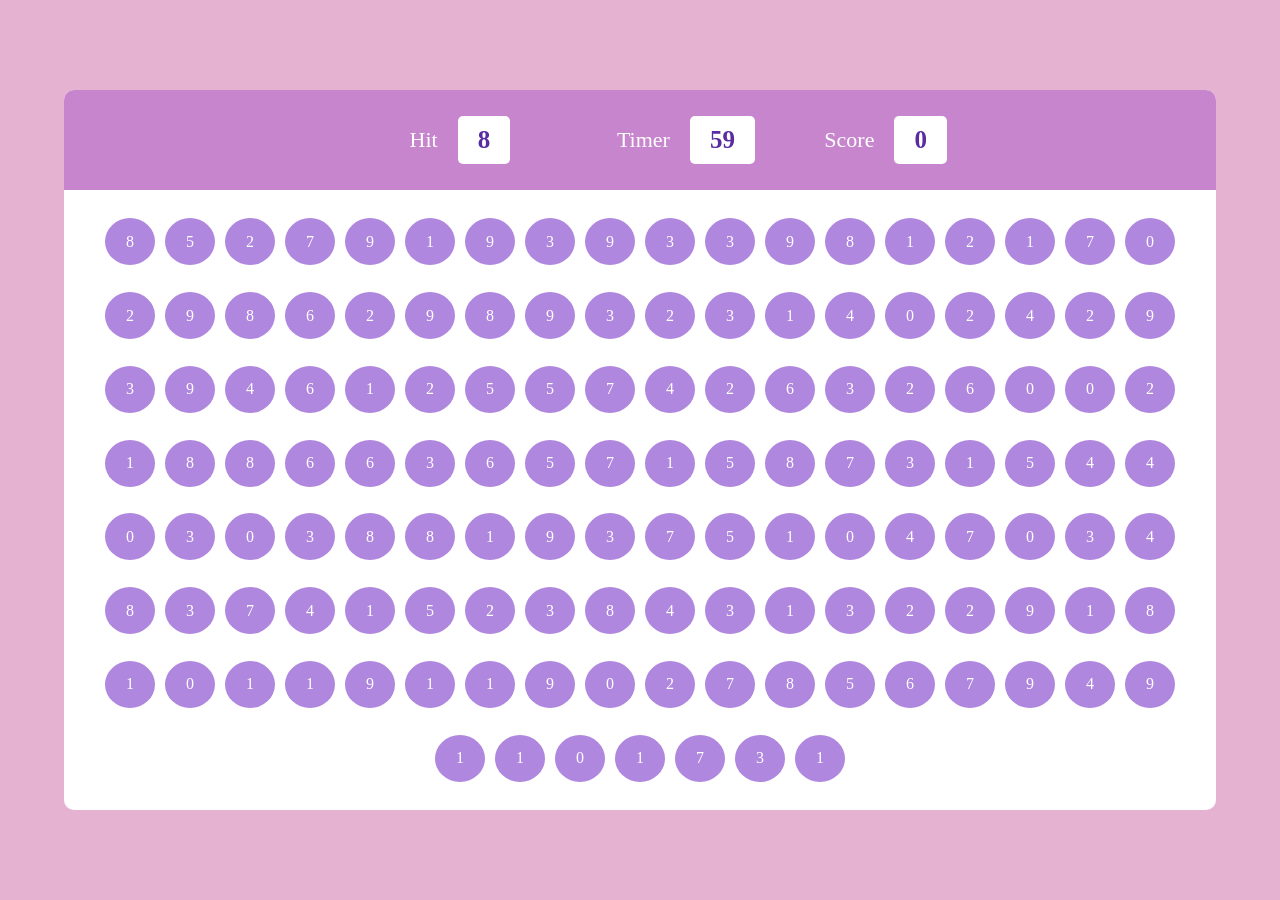
<file: BubbleGame/index.html>
<!DOCTYPE html>
<html lang="en">
<head>
    <meta charset="UTF-8">
    <meta name="viewport" content="width=device-width, initial-scale=1.0">
    <title>Document</title>
    <link rel="stylesheet" href="style.css">
</head>
<body>
    <div id="main">
        <div id="panel">
            <div id="ptop">
                <div class="elem">
                    <h2>Hit</h2>
                    <div  id="hitval"class="box">5</div>
                </div>
                <div class="elem">
                     <h2>Timer</h2>
                      <div  id="timerval"class="box">60</div>
                </div>
                <div class="elem">
                     <h2>Score</h2>
                      <div  id="scoreval" class="box">0</div>
                </div>

                

            
            
            
            </div>
            
          <div id="pbtm">
            <!-- <div class="bubble">5</div> -->
           
          </div>
        </div>

    </div>
    <script src="script.js"></script>
</body>
</html>
</file>
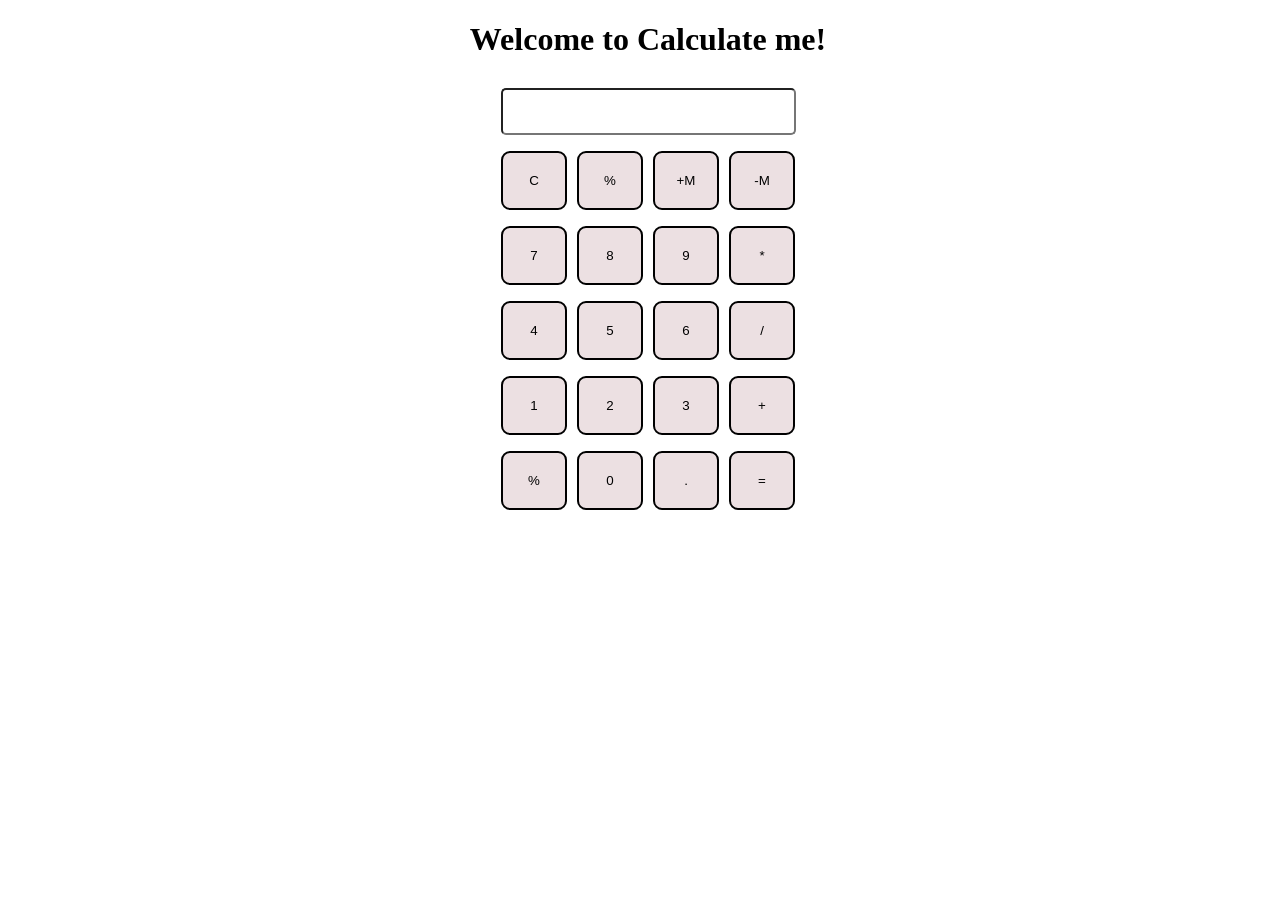
<file: calculator/index.html>
<!doctype html>
<html lang="en">
  <head>
    <meta charset="UTF-8" />
    <meta name="viewport" content="width=device-width, initial-scale=1.0" />
    <title>Calculate me!</title>
    <link rel="stylesheet" href="style.css" />
    <link rel="stylesheet" href="utils.css" />
  </head>
  <body>
    <h1 class="text-center">Welcome to Calculate me!</h1>
    <div class="container flex flex-col items-center mx-auto m-w-20">
      <div class="row">
        <input class="input" type="text" />
      </div>
      <div class="row">
        <button class="button">C</button>
        <button class="button">%</button>
        <button class="button">+M</button>
        <button class="button">-M</button>
      </div>

      <div class="row">
        <button class="button">7</button>
        <button class="button">8</button>
        <button class="button">9</button>
        <button class="button">*</button>
      </div>

      <div class="row">
        <button class="button">4</button>
        <button class="button">5</button>
        <button class="button">6</button>
        <button class="button">/</button>
      </div>

      <div class="row">
        <button class="button">1</button>
        <button class="button">2</button>
        <button class="button">3</button>
        <button class="button">+</button>
      </div>

      <div class="row">
        <button class="button">%</button>
        <button class="button">0</button>
        <button class="button">.</button>
        <button class="button">=</button>
      </div>
    </div>

    <script src="script.js"></script>
  </body>
</html>
</file>
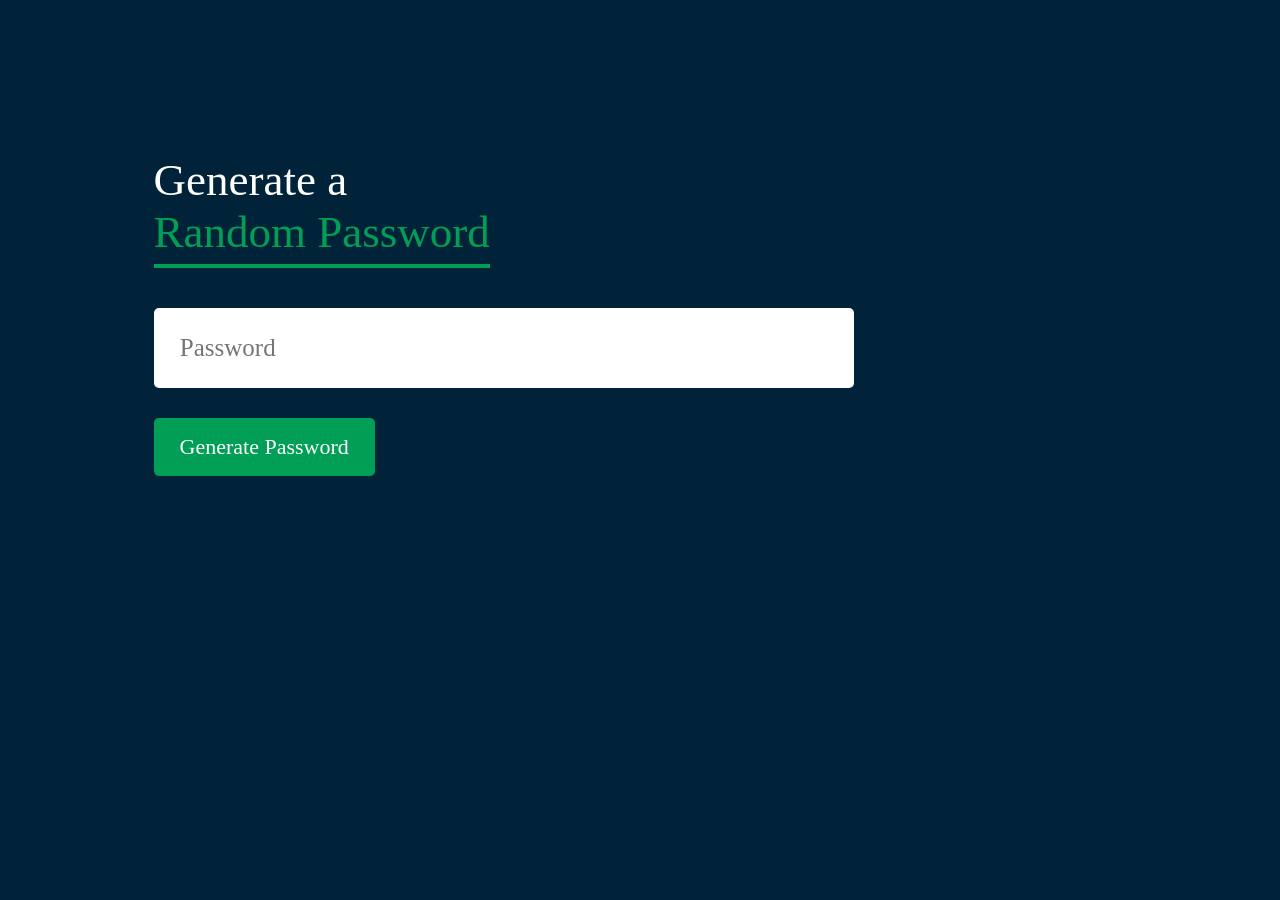
<file: password generator/index.html>
<!DOCTYPE html>
<html lang="en">

<head>
    <meta charset="UTF-8">
    <meta name="viewport" content="width=device-width, initial-scale=1.0">
    <title>Document</title>
    <style>
        * {
            margin: 0;
            padding: 0;
            font-family: 'poppins,sans-serif';
            box-sizing: border-box;

        }

        body {
            background-color: #002339;
            color: #fff;
        }

        .conatiner {
            margin: 12%;
            width: 90%;
            max-width: 700px;
        }

        .display {
            width: 100%;
            margin-top: 50px;
            margin-bottom: 30px;
            background-color: white;
            color: #333;
            display: flex;
            align-items: center;
            justify-content: space-between;
            padding: 26px 20px;
            border-radius: 5px;
        }

        .conatiner h1 {
            font-weight: 500;
            font-size: 45px;
        }

        .conatiner h1 span {
            color: #019f55;
            border-bottom: 4px solid #019f55;
            padding-bottom: 7px;
        }

        .display input {
            border: 0;
            outline: 0;
            font-size: 25px;
        }


        .conatiner button {
            border: 0;
            outline: 0;
            background-color: #019f55;
            color: #fff;
            font-size: 22px;
            font-weight: 300;
            display: flex;
            align-items: center;
            justify-content: center;
            padding: 16px 26px;
            border-radius: 5px;
            cursor: pointer;
        }
    </style>
</head>

<body>
    <div class="conatiner">
        <h1>Generate a<br><span>Random Password</span></h1>
        <div class="display">
            <input type="'text" id="password" placeholder=" Password">

        </div>
        <button onclick="createPassword()"> Generate Password</button>
    </div>

    <script src="script.js">
      
    </script>
</body>
</file>
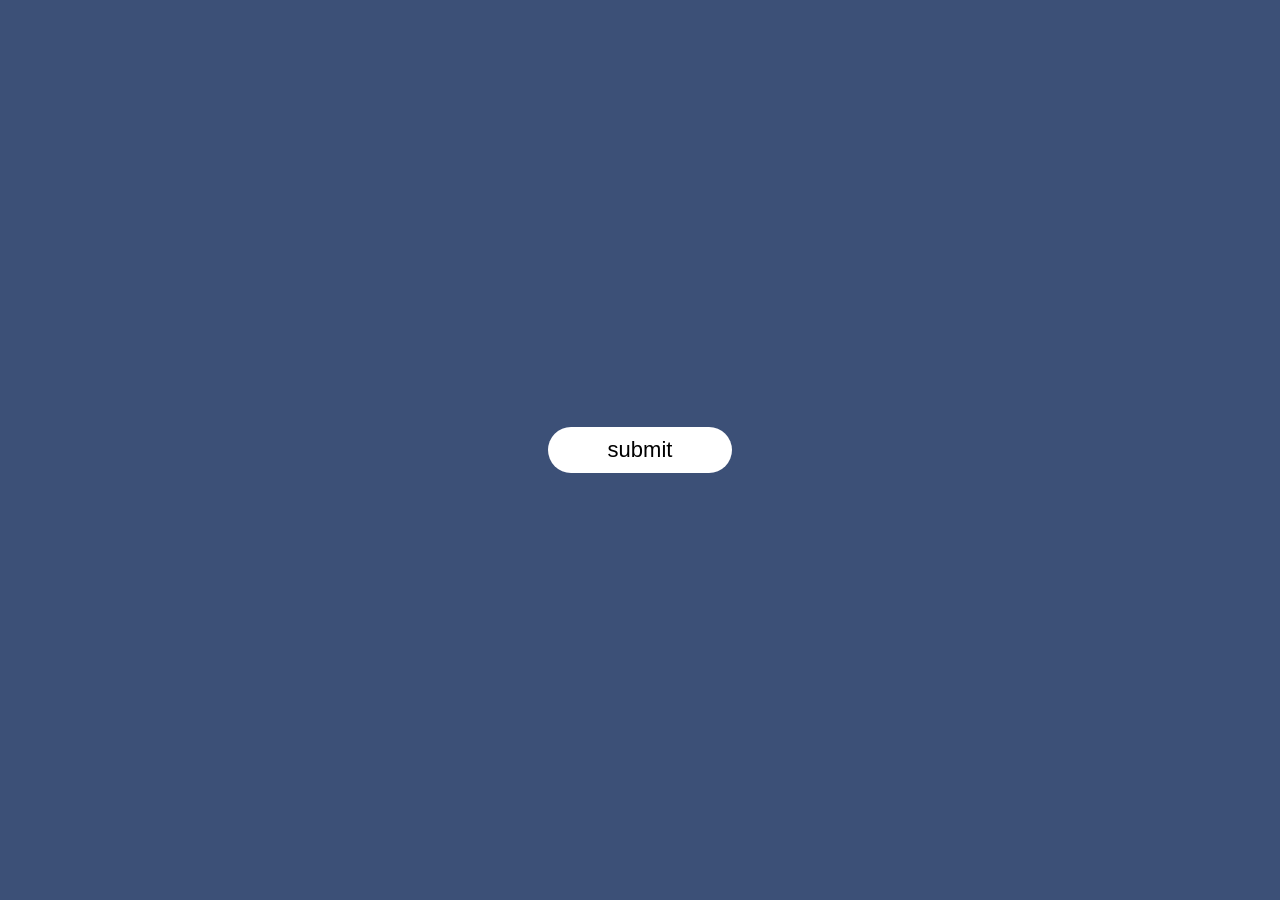
<file: Popup/index.html>
<!DOCTYPE html>
<html lang="en">
<head>
    <meta charset="UTF-8">
    <meta name="viewport" content="width=device-width, initial-scale=1.0">
    <title>Popup Design</title>
    <link rel="stylesheet" href="style.css">
</head>
<body>
    <div class="conatiner">
       <button type="submit" class="btn" onclick="openPopup()">submit</button>
       <div class="popup" id="popup">
        <h2> Thank You</h2>
        <p>Your details has been suceesfully submited.Thanku! </p>
        <button type="button" onclick="closePopup()">OK</button>
       </div>
    </div>


    <script  src="app.js"></script>
    
</body>
</html>
</file>
<file: BubbleGame/style.css>
*{
    margin:0;
    padding: 0;
    font-family: "gilroy";
    box-sizing: border-box;
}

html,body{
    width: 100%;
    height: 100%;

}

#main{
    display: flex;
    align-items: center;
    justify-content: center;
    width: 100%;
    height: 100%;
    background-color: rgb(230, 178, 210);
}
#panel{
    overflow: hidden;
    width: 90%;
    height: 80%;
    border-radius: 10px;
    background-color: #fff;

}

#ptop {
    padding: 0px 30%;
    align-items: center;
    justify-content: space-between;
    width:100%;
    height: 100px;
    display: flex;
    color: #fff;
    background-color: rgb(198, 133, 204);

}
.elem{
    display: flex;
    width: 10%;
    align-items: center;
    gap: 20px;
}
.elem h2{
    font-weight: 500;
    font-size: 22px;
}
.box{
    color: #592ca1;
    font-weight: 600;
    font-size: 25px;
    padding: 10px 20px;
    background:#fff;
    border-radius: 5px;
}
#pbtm {
    align-items: center;
    justify-content: center;
    gap: 10px;
    display: flex;
    flex-wrap: wrap;
    padding: 20px;
    width: 100%;
    height: calc(100% - 100px);
   

}
.bubble{
    display: flex;
    justify-content: center;
    align-items: center;
    height: 47px;
    width: 50px;
    background-color: rgb(176, 135, 222);
    color: #fff;
    border-radius: 50%;
    font-weight: 500;

}
.bubble:hover{
    background-color: rgb(212, 108, 207);
    cursor: pointer;
}
</file>
<file: calculator/style.css>
html,body{
    height: 100%;
    width: 100%;
}
.button{
    background-color: rgb(236, 224, 226);
    padding:20px;
    margin: 0 3px ;
    border: 2px solid black;
    border-radius: 9px;
    cursor: pointer;
    width: 66px;
}
.row{
    
    margin: 8px 0;
}
.row input{
    width: 291px;
    font-size: 20px;
    margin: 0;
    padding: 10px 0px;
    border: 1px soild black;
    border-radius: 5px;
}
</file>
<file: calculator/utils.css>
.text-center{
    text-align: center;
}
.bg-red{
    background-color: red;
}
.mx-auto{
   margin: auto; 
}
.flex{
    display: flex;
}
.flex-col{
    flex-direction: column;
}
.items-center{
    align-items: center;
}
</file>
<file: Popup/style.css>
*{
    margin: 0;
    padding: 0;
    box-sizing: border-box;
    font-family: 'Poppins',sans-serif;
}
.conatiner{
    width: 100%;
    height: 100vh;
    background:#3c5077;
    display: flex;
    align-items: center;
    justify-content: center;
}
.btn{
    padding:10px 60px ;
    background:#fff;
    border: 0;
    outline: none;
    cursor:pointer;
    font-size: 22px;
    font-weight: 500;
    border-radius: 30px;
}
.popup{
    width: 400px;
    background-color: #fff;
    border-radius: 6px;
    position:absolute;
    top: 0;
    left: 50%;
    transform: translate(-50%,-50%) scale(0.1);
    text-align: center;
    padding: 0 30px 30px;
    color: #333;
    visibility: hidden;
    transition: transform 0.4s,top 0.4s;

}
.open-popup{
    visibility: visible;
    top: 50%;
    transform: translate(-50%,-50%) scale(1);
}

.popup h2{
    font-size: 38px;
    font-weight: 500;
    margin: 30px 0 10px;
}
.popup button{
    width: 100%;
    margin-top: 50px;
    padding: 10px 0;
    color: #fff;
    border: 0;
    outline: none;
    font-size: 18px;
    border-radius: 4px;
    cursor: pointer;
    box-shadow: 0 5px 5px rgba(0,0,0,0.2);
    background-color: green
}
</file>
